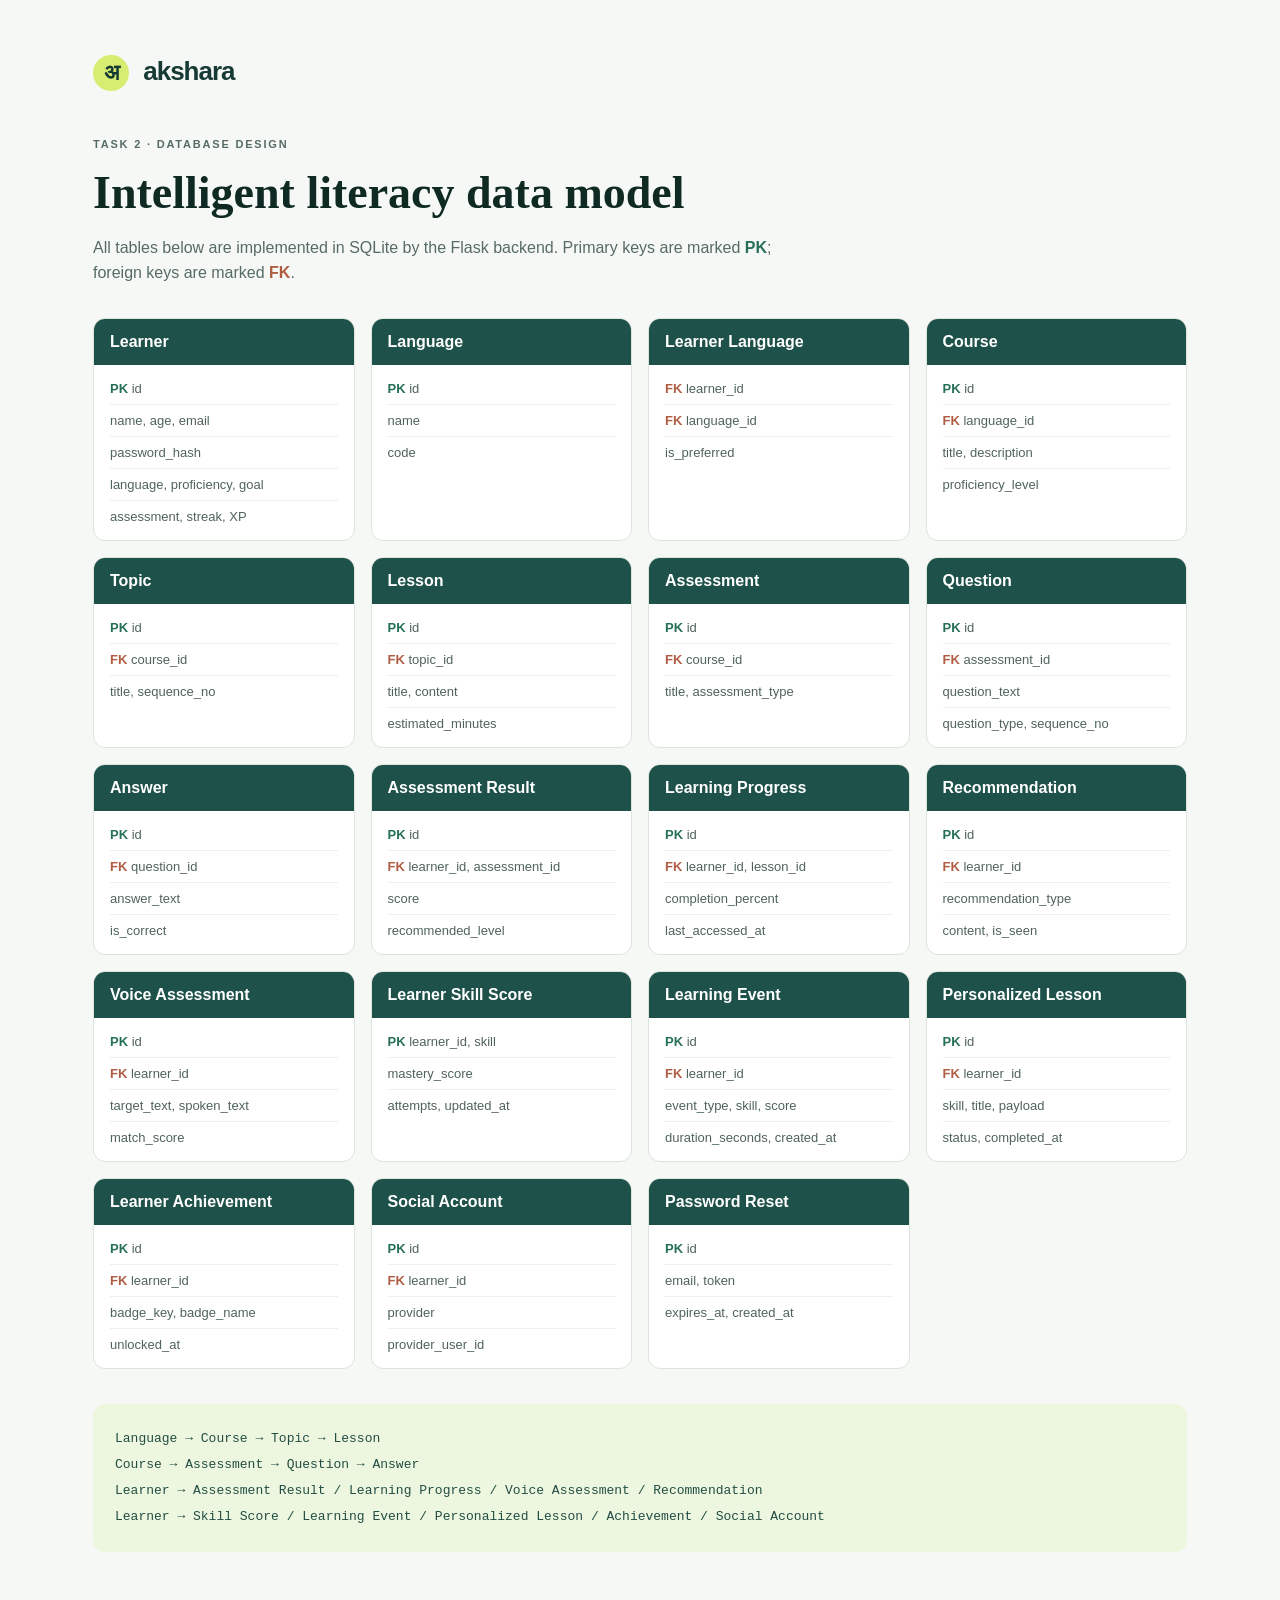
<file: database_design.html>
<!doctype html>
<html lang="en">
<head>
  <meta charset="UTF-8" /><meta name="viewport" content="width=device-width, initial-scale=1.0" />
  <title>Akshara | Task 2 Database Design</title><link rel="stylesheet" href="styles.css" />
  <style>.db-page{max-width:1150px;margin:auto;padding:55px 28px}.db-page h1{font-family:Fraunces,serif;font-size:46px;margin:0}.db-page>p{color:var(--muted);max-width:700px;line-height:1.6}.db-grid{display:grid;grid-template-columns:repeat(auto-fit,minmax(220px,1fr));gap:16px;margin-top:32px}.entity{background:white;border:1px solid var(--line);border-radius:12px;overflow:hidden}.entity h2{font-size:16px;background:#1e5149;color:white;padding:14px 16px;margin:0}.entity ul{list-style:none;padding:8px 16px;margin:0}.entity li{padding:8px 0;border-bottom:1px solid #edf0eb;font-size:13px;color:#50635d}.entity li:last-child{border:0}.pk{color:#267059;font-weight:700}.fk{color:#b05d43;font-weight:700}.flow{margin-top:35px;padding:22px;background:#edf7df;border-radius:12px;line-height:2;font-family:monospace;color:#234d44}@media(max-width:650px){.db-page h1{font-size:34px}}</style>
</head>
<body><main class="db-page"><a class="brand" style="color:#173a35" href="/"> <span>अ</span> akshara</a><p class="eyebrow" style="margin-top:45px">TASK 2 · DATABASE DESIGN</p><h1>Intelligent literacy data model</h1><p>All tables below are implemented in SQLite by the Flask backend. Primary keys are marked <span class="pk">PK</span>; foreign keys are marked <span class="fk">FK</span>.</p>
<section class="db-grid">
<article class="entity"><h2>Learner</h2><ul><li><span class="pk">PK</span> id</li><li>name, age, email</li><li>password_hash</li><li>language, proficiency, goal</li><li>assessment, streak, XP</li></ul></article>
<article class="entity"><h2>Language</h2><ul><li><span class="pk">PK</span> id</li><li>name</li><li>code</li></ul></article>
<article class="entity"><h2>Learner Language</h2><ul><li><span class="fk">FK</span> learner_id</li><li><span class="fk">FK</span> language_id</li><li>is_preferred</li></ul></article>
<article class="entity"><h2>Course</h2><ul><li><span class="pk">PK</span> id</li><li><span class="fk">FK</span> language_id</li><li>title, description</li><li>proficiency_level</li></ul></article>
<article class="entity"><h2>Topic</h2><ul><li><span class="pk">PK</span> id</li><li><span class="fk">FK</span> course_id</li><li>title, sequence_no</li></ul></article>
<article class="entity"><h2>Lesson</h2><ul><li><span class="pk">PK</span> id</li><li><span class="fk">FK</span> topic_id</li><li>title, content</li><li>estimated_minutes</li></ul></article>
<article class="entity"><h2>Assessment</h2><ul><li><span class="pk">PK</span> id</li><li><span class="fk">FK</span> course_id</li><li>title, assessment_type</li></ul></article>
<article class="entity"><h2>Question</h2><ul><li><span class="pk">PK</span> id</li><li><span class="fk">FK</span> assessment_id</li><li>question_text</li><li>question_type, sequence_no</li></ul></article>
<article class="entity"><h2>Answer</h2><ul><li><span class="pk">PK</span> id</li><li><span class="fk">FK</span> question_id</li><li>answer_text</li><li>is_correct</li></ul></article>
<article class="entity"><h2>Assessment Result</h2><ul><li><span class="pk">PK</span> id</li><li><span class="fk">FK</span> learner_id, assessment_id</li><li>score</li><li>recommended_level</li></ul></article>
<article class="entity"><h2>Learning Progress</h2><ul><li><span class="pk">PK</span> id</li><li><span class="fk">FK</span> learner_id, lesson_id</li><li>completion_percent</li><li>last_accessed_at</li></ul></article>
<article class="entity"><h2>Recommendation</h2><ul><li><span class="pk">PK</span> id</li><li><span class="fk">FK</span> learner_id</li><li>recommendation_type</li><li>content, is_seen</li></ul></article>
<article class="entity"><h2>Voice Assessment</h2><ul><li><span class="pk">PK</span> id</li><li><span class="fk">FK</span> learner_id</li><li>target_text, spoken_text</li><li>match_score</li></ul></article>
<article class="entity"><h2>Learner Skill Score</h2><ul><li><span class="pk">PK</span> learner_id, skill</li><li>mastery_score</li><li>attempts, updated_at</li></ul></article>
<article class="entity"><h2>Learning Event</h2><ul><li><span class="pk">PK</span> id</li><li><span class="fk">FK</span> learner_id</li><li>event_type, skill, score</li><li>duration_seconds, created_at</li></ul></article>
<article class="entity"><h2>Personalized Lesson</h2><ul><li><span class="pk">PK</span> id</li><li><span class="fk">FK</span> learner_id</li><li>skill, title, payload</li><li>status, completed_at</li></ul></article>
<article class="entity"><h2>Learner Achievement</h2><ul><li><span class="pk">PK</span> id</li><li><span class="fk">FK</span> learner_id</li><li>badge_key, badge_name</li><li>unlocked_at</li></ul></article>
<article class="entity"><h2>Social Account</h2><ul><li><span class="pk">PK</span> id</li><li><span class="fk">FK</span> learner_id</li><li>provider</li><li>provider_user_id</li></ul></article>
<article class="entity"><h2>Password Reset</h2><ul><li><span class="pk">PK</span> id</li><li>email, token</li><li>expires_at, created_at</li></ul></article>
</section><div class="flow">Language → Course → Topic → Lesson<br>Course → Assessment → Question → Answer<br>Learner → Assessment Result / Learning Progress / Voice Assessment / Recommendation<br>Learner → Skill Score / Learning Event / Personalized Lesson / Achievement / Social Account</div></main></body></html>
</file>
<file: styles.css>
:root{--ink:#0f2923;--muted:#576b66;--cream:#f6f8f5;--paper:#ffffff;--emerald:#1b4d3e;--emerald-light:#286b57;--lime:#d7ed71;--amber:#f2a93b;--line:#dce4db;--shadow:0 8px 30px rgba(15,41,35,0.06)}*{box-sizing:border-box}body{margin:0;background:var(--cream);font-family:"DM Sans",sans-serif;color:var(--ink)}.shell{min-height:100vh;display:grid;grid-template-columns:42% 58%}.welcome-panel{background:linear-gradient(145deg, #0f2923 0%, #1b4d3e 100%);color:#f9f5e9;padding:48px clamp(35px,6vw,90px);position:relative;display:flex;flex-direction:column}.brand{color:white;text-decoration:none;font-size:26px;font-weight:700;letter-spacing:-1px}.brand span{display:inline-grid;place-items:center;width:36px;height:36px;background:var(--lime);color:#153a31;border-radius:50%;font-size:22px;margin-right:8px}.welcome-copy{margin:auto 0}.eyebrow{font-size:11px;letter-spacing:1.8px;font-weight:700;color:#789a8a;margin:0 0 12px;text-transform:uppercase}.welcome-copy .eyebrow{color:#d7ed71}.welcome-copy h1{font-family:Fraunces,serif;font-size:clamp(40px,5vw,66px);line-height:1.04;letter-spacing:-2px;margin:0 0 20px;max-width:550px}.welcome-copy>p:last-child{font-size:16.5px;line-height:1.65;color:#d8e5dd;max-width:440px}.quote-card{max-width:370px;border-top:1px solid #3c6e61;padding-top:20px;display:flex;gap:12px;font-family:Fraunces,serif;font-size:16.5px;line-height:1.45}.quote-card span{font-size:38px;color:var(--lime);line-height:.7}.quote-card p{margin:0}.footer-note{font-size:12px;color:#8ba89d;margin:40px 0 0}.form-panel{padding:clamp(40px,6vw,80px) clamp(28px,6vw,90px);display:flex;align-items:center;background:var(--paper);overflow-y:auto}.form-panel>div,.form-panel>section{width:100%;max-width:680px}.form-heading h2{font-family:Fraunces,serif;font-size:36px;letter-spacing:-1.3px;line-height:1.1;margin:0 0 8px}.form-heading>p:last-child{color:var(--muted);margin:0 0 24px;line-height:1.5}.tabs{display:flex;border-bottom:1px solid var(--line);margin-bottom:24px;gap:24px}.tab{border:0;background:transparent;padding:0 0 12px;color:var(--muted);font:600 14px inherit;cursor:pointer}.tab.active{color:var(--ink);border-bottom:3px solid var(--emerald);margin-bottom:-1px}form{display:grid;gap:16px}label{display:grid;gap:7px;color:#2a453f;font-size:13px;font-weight:600}.field-grid{display:grid;grid-template-columns:1fr 1fr;gap:14px}input,select{width:100%;border:1px solid var(--line);background:#fff;padding:12px 14px;border-radius:10px;font:400 15px inherit;color:var(--ink);outline:none;transition:all .18s}input:focus,select:focus{border-color:var(--emerald);box-shadow:0 0 0 3px #e2f1da}select{cursor:pointer}.check{display:flex;align-items:center;gap:9px;font-weight:400;color:var(--muted)}.check input{width:16px;height:16px;accent-color:var(--emerald)}.primary{margin-top:5px;border:0;border-radius:10px;background:var(--emerald);color:white;padding:14px 18px;font:600 15px inherit;cursor:pointer;transition:all .2s}.primary:hover{background:var(--emerald-light);transform:translateY(-1px)}.primary span{float:right;font-size:19px;line-height:14px}.error{color:#b54532;font-size:13px;margin:-7px 0 0;min-height:16px}.success{color:#287257;font-size:13px;margin:-7px 0 0;min-height:16px}.helper{text-align:center;color:var(--muted);font-size:14px;margin:5px 0}.text-button,.logout{border:0;background:none;color:var(--emerald);text-decoration:underline;font:600 14px inherit;cursor:pointer;padding:0}.field-header{display:flex;justify-content:space-between;align-items:center}.forgot-link{border:0;background:none;color:var(--emerald);text-decoration:underline;font:600 12.5px inherit;cursor:pointer;padding:0}.hidden{display:none!important}

/* Executive Dashboard Overhaul */
.dashboard-view{max-width:680px;padding-bottom:40px}
.dash-header{display:flex;justify-content:space-between;align-items:flex-start;gap:16px;padding-bottom:20px;border-bottom:1px solid var(--line);margin-bottom:24px}
.user-meta{display:flex;gap:14px;align-items:center}
.user-avatar-badge{display:grid;place-items:center;width:52px;height:52px;border-radius:14px;background:linear-gradient(135deg, var(--lime) 0%, #bada40 100%);color:var(--ink);font-family:Fraunces,serif;font-size:24px;font-weight:700;box-shadow:0 4px 12px rgba(215,237,113,0.4)}
.online-indicator{font-size:11px;font-weight:700;letter-spacing:1px;color:#287257;display:flex;align-items:center;gap:6px}
.online-indicator span{width:7px;height:7px;background:#287257;border-radius:50%;display:inline-block;box-shadow:0 0 6px #287257}
.dash-header h2{font-family:Fraunces,serif;font-size:28px;margin:3px 0 2px;letter-spacing:-0.5px}
.dash-header .subtitle{margin:0;font-size:13px;color:var(--muted)}
.header-actions{display:flex;gap:8px;align-items:center;flex-wrap:wrap}
.language-pair { display:grid; grid-template-columns:repeat(2,minmax(150px,1fr)); gap:8px; flex-basis:100%; }
.language-pair label { display:grid; gap:4px; color:var(--muted); font-size:9px; font-weight:800; letter-spacing:.7px; text-transform:uppercase; }
.language-pair select { width:100%; }
.btn-executive{border:1px solid var(--line);background:#fff;border-radius:9px;padding:8px 13px;font:600 12.5px inherit;color:var(--ink);cursor:pointer;transition:all .18s}
.btn-executive:hover{border-color:var(--emerald);background:#f2f7f5}
.btn-executive.logout-btn{color:#b04332;border-color:#f0d5d0}
.btn-executive.logout-btn:hover{background:#fdf4f2}

.main-portal-nav{display:flex;gap:8px;overflow-x:auto;padding-bottom:4px;margin:0 0 24px;border-bottom:1px solid var(--line)}
.nav-tab{white-space:nowrap;border:0;background:transparent;padding:10px 16px;font:600 13.5px inherit;color:var(--muted);cursor:pointer;border-bottom:3px solid transparent;transition:all .18s;margin-bottom:-1px}
.nav-tab:hover{color:var(--ink)}
.nav-tab.active{color:var(--emerald);border-bottom-color:var(--emerald);font-weight:700}
.dash-page{display:none}
.dash-page.active{display:block}

.recommendation-banner{background:linear-gradient(135deg, #eef7ee 0%, #e2efe3 100%);border:1px solid #cbe3cc;border-radius:14px;padding:16px 20px;margin-bottom:24px;position:relative}
.rec-badge{font-size:10px;font-weight:800;letter-spacing:1px;color:#256149;background:#d4ebdb;padding:3px 8px;border-radius:6px;display:inline-block;margin-bottom:6px}
.recommendation-banner p{margin:0;font-size:14px;color:#184234;line-height:1.45;font-weight:500}

/* Stats Grid */
.stats-overview-grid{display:grid;grid-template-columns:repeat(auto-fit,minmax(145px,1fr));gap:12px;margin-bottom:28px}
.stat-card{background:#fff;border:1px solid var(--line);border-radius:14px;padding:14px 16px;display:flex;gap:12px;align-items:center;box-shadow:0 4px 15px rgba(0,0,0,0.02)}
.stat-icon{display:grid;place-items:center;width:40px;height:40px;border-radius:10px;font-size:20px;flex-shrink:0}
.stat-card.gold .stat-icon{background:#fef5d8;color:#946f00}
.stat-card.green .stat-icon{background:#e7f5e8;color:#1e633d}
.stat-card.teal .stat-icon{background:#e2f4f2;color:#175f56}
.stat-card.purple .stat-icon{background:#f3eafa;color:#6b2899}
.stat-label{font-size:10px;font-weight:700;letter-spacing:1px;color:var(--muted);display:block;margin-bottom:2px}
.stat-card h4{margin:0;font-size:15px;font-weight:700;color:var(--ink)}
.stat-sub{font-size:11.5px;color:var(--muted);margin:3px 0 0}
.goal-track{width:100%;height:6px;border-radius:6px;background:#eee;margin-top:6px;overflow:hidden}
.goal-track i{display:block;height:100%;background:var(--emerald);width:0%;transition:width .3s}

/* Dashboard Sections */
.dash-section{background:#fff;border:1px solid var(--line);border-radius:16px;padding:22px;margin-bottom:24px;box-shadow:var(--shadow)}
.section-header{display:flex;justify-content:space-between;align-items:flex-start;gap:12px;margin-bottom:14px}
.section-eyebrow{font-size:10.5px;font-weight:800;letter-spacing:1.4px;color:var(--emerald);margin:0 0 3px;text-transform:uppercase}
.section-header h3{font-family:Fraunces,serif;font-size:22px;margin:0;letter-spacing:-0.4px}
.section-desc{font-size:13.5px;color:var(--muted);margin:0 0 16px;line-height:1.45}
.status-pill{font-size:11px;font-weight:700;color:#286b57;background:#e5f4ef;padding:4px 10px;border-radius:20px}
.status-pill.green{color:#23612d;background:#e5f5e7}
.status-pill.lime{color:#1a4d3e;background:var(--lime)}

/* Defined Levels Pro Grid */
.levels-grid-pro{display:grid;grid-template-columns:repeat(auto-fit,minmax(140px,1fr));gap:12px}
.level-card-pro{background:#fafcfb;border:1px solid var(--line);border-radius:12px;padding:14px;transition:all .2s}
.level-card-pro:hover,.level-card-pro.active{border-color:var(--emerald);background:#f2f8f5;transform:translateY(-2px)}
.level-header{display:flex;justify-content:space-between;align-items:center;margin-bottom:6px}
.level-header h4{margin:0;font-size:14px;color:var(--ink);font-weight:700}
.level-header .badge{font-size:10px;font-weight:700;background:#e2eeea;color:#1e5149;padding:2px 6px;border-radius:4px}
.level-card-pro p{font-size:12px;color:var(--muted);line-height:1.35;margin:0 0 10px}
.progress-bar-small{height:4px;background:#e2ece8;border-radius:4px;overflow:hidden}
.progress-bar-small span{display:block;height:100%;background:var(--emerald)}

/* 5 Pillars Navigator */
.pillar-nav-pro{display:flex;gap:8px;overflow-x:auto;padding-bottom:6px;margin-bottom:18px}
.pillar-tab-pro{white-space:nowrap;border:1px solid var(--line);background:#fafcfb;border-radius:20px;padding:10px 16px;font:600 13px inherit;color:var(--muted);cursor:pointer;transition:all .2s}
.pillar-tab-pro:hover{border-color:var(--emerald);color:var(--ink)}
.pillar-tab-pro.active{background:var(--emerald);color:#fff;border-color:var(--emerald);box-shadow:0 4px 12px rgba(27,77,62,0.25)}
.exercise-box-pro{background:#fafdfb;border:1px solid #d0e3db;border-radius:14px;padding:20px}
.exercise-box-pro h4{font-family:Fraunces,serif;font-size:18px;margin:0 0 6px;color:var(--ink)}
.exercise-box-pro input{margin:12px 0 8px;padding:12px 14px}
.exercise-feedback{margin-top:10px;font-size:13.5px;font-weight:700}

/* Course Timeline */
.course-list-pro{display:grid;gap:14px}
.topic-block{position:relative;padding:0 0 16px 58px;border:0;margin:0}
.topic-block:before{content:"";position:absolute;left:24px;top:40px;bottom:0;width:4px;background:#e0ede5;border-radius:4px}
.topic-block:last-child:before{display:none}
.topic-block h4{font-size:14px;margin:0 0 10px;color:#2c544a;font-weight:700}
.lesson-row{position:relative;display:flex;justify-content:space-between;align-items:center;background:#fff;border:1px solid var(--line);border-radius:12px;padding:12px 16px 12px 18px;margin:8px 0;box-shadow:0 2px 8px rgba(0,0,0,0.02)}
.lesson-row:before{content:"";position:absolute;left:-50px;top:50%;width:38px;height:38px;transform:translateY(-50%);border-radius:50%;background:#5ab37d;border:4px solid #f6f8f5}
.lesson-row button{border:0;background:var(--emerald);color:#fff;border-radius:8px;padding:8px 14px;font:600 12.5px inherit;cursor:pointer;transition:all .18s}
.lesson-row button:hover{background:var(--emerald-light)}
.lesson-row button.done{background:#e3ede6;color:#2c5c46}

/* Voice Coach Section Pro */
.voice-section-card{background:linear-gradient(135deg, #0f2923 0%, #184236 100%);color:#fff;border:0}
.voice-card-pro{background:rgba(255,255,255,0.06);border:1px solid rgba(255,255,255,0.12);backdrop-filter:blur(10px);border-radius:14px;padding:20px}
.voice-main-row{display:flex;justify-content:space-between;align-items:center;gap:14px;flex-wrap:wrap}
.voice-tag{font-size:10px;font-weight:800;letter-spacing:1px;color:var(--lime);text-transform:uppercase}
.voice-phrase{font-size:24px;font-weight:700;color:#fff;margin:4px 0 0}
.voice-controls{display:flex;gap:8px;flex-wrap:wrap;justify-content:flex-end}
.btn-voice{border:0;border-radius:9px;padding:10px 15px;font:600 13px inherit;cursor:pointer;transition:all .18s;min-height:42px}
.btn-voice.primary{background:var(--lime);color:var(--ink)}
.btn-voice.primary:hover{background:#e4f58c}
.btn-voice.secondary{background:rgba(255,255,255,0.15);color:#fff}
.btn-voice.secondary:hover{background:rgba(255,255,255,0.25)}
.btn-voice:disabled{opacity:.62;cursor:wait;transform:none}
.voice-status-msg{font-size:13px;color:#cce3da;margin:12px 0 0;font-weight:500;min-height:20px;display:flex;align-items:center}
#voiceVisualizerCanvas{width:100%;max-width:420px}
@media (max-width:720px){.voice-main-row{align-items:flex-start}.voice-controls{justify-content:flex-start}.btn-voice{flex:1 1 145px}}
.voice-result-box{margin-top:14px;padding:12px 16px;background:rgba(255,255,255,0.1);border-radius:10px;border:1px solid rgba(255,255,255,0.15)}
.voice-result-box p{margin:2px 0;font-size:13.5px;color:#e8f4ef}
.score-num{font-weight:700;color:var(--lime)}

/* Practice Corner Pro */
.practice-corner-pro{background:#fffdf5;border-color:#f2e6c2}
.puzzle-list-pro{display:grid;gap:12px}
.puzzle-card{background:#fff;border:1px solid #eadfb8;border-radius:12px;padding:16px}
.puzzle-card h4{margin:0 0 6px;font-size:15px;color:var(--ink)}
.puzzle-card>p{margin:0 0 12px;color:var(--muted);font-size:13.5px}
.puzzle-options{display:flex;gap:8px;flex-wrap:wrap}
.puzzle-option{border:1px solid var(--line);background:#fff;border-radius:8px;padding:8px 12px;color:var(--ink);font:600 13px inherit;cursor:pointer;transition:all .16s}
.puzzle-option:hover{border-color:var(--emerald);background:#f4f9f7}

/* Team Consensus Governance */
.team-consensus-card-pro{background:linear-gradient(135deg, #f2f7f5 0%, #e6efe8 100%);border:1px dashed #6b9e8d;border-radius:16px;padding:22px;margin-bottom:24px}
.consensus-header{display:flex;gap:12px;align-items:center;margin-bottom:10px}
.consensus-icon{font-size:26px;display:grid;place-items:center;width:42px;height:42px;background:#fff;border-radius:10px;box-shadow:0 3px 10px rgba(0,0,0,0.04)}
.team-consensus-card-pro h3{font-family:Fraunces,serif;font-size:22px;margin:0;color:var(--ink)}
.team-consensus-card-pro p{font-size:13.5px;color:#35524a;line-height:1.5;margin:0 0 14px}
.consensus-badges{display:flex;gap:8px;flex-wrap:wrap}
.c-badge{font-size:11.5px;font-weight:700;color:var(--emerald);background:#fff;border:1px solid #c2dacd;padding:5px 12px;border-radius:20px;box-shadow:0 2px 6px rgba(0,0,0,0.02)}

/* Executive Analytics Report Drawer */
.report-card-pro{background:#fff;border-color:var(--line)}
.report-metrics-grid{display:grid;grid-template-columns:repeat(auto-fit,minmax(140px,1fr));gap:12px;margin-top:14px}
.r-metric{background:#f4f8f6;border-radius:12px;padding:16px;text-align:center}
.r-metric p{font-size:10.5px;font-weight:800;letter-spacing:1px;color:var(--muted);margin:0 0 4px}
.r-metric h3{font-size:24px;font-weight:700;color:var(--ink);margin:0}

.social-divider{display:flex;align-items:center;gap:12px;color:var(--muted);font-size:12px;margin:16px 0 12px}.social-divider:before,.social-divider:after{content:"";height:1px;background:var(--line);flex:1}.social-divider span{white-space:nowrap}
.social-buttons{display:grid;grid-template-columns:repeat(3,1fr);gap:10px;margin-bottom:8px}
.social{display:flex;align-items:center;justify-content:center;gap:6px;border:1px solid var(--line);background:#fff;border-radius:10px;padding:12px 8px;color:var(--ink);font:600 13px inherit;cursor:pointer;transition:all .18s;box-shadow:0 2px 6px rgba(0,0,0,0.02)}
.social:hover{transform:translateY(-1px);box-shadow:0 4px 12px rgba(0,0,0,0.06);border-color:var(--emerald)}
.social b{font-size:15px;margin-right:2px}
.social[data-provider="Google"] b{color:#4285f4}
.social[data-provider="Facebook"] b{color:#1877f2}
.social[data-provider="Apple"] b{color:#000}
.social-message{min-height:16px;text-align:center;color:var(--muted);font-size:12px;margin:6px 0 0}

/* Interactive Social OAuth Sign-In Modal */
.social-modal-overlay {
  position: fixed;
  top: 0;
  left: 0;
  right: 0;
  bottom: 0;
  background: rgba(15, 41, 35, 0.65);
  backdrop-filter: blur(8px);
  display: flex;
  align-items: center;
  justify-content: center;
  z-index: 1000;
  padding: 20px;
  animation: fadeIn 0.22s ease-out;
}
@keyframes fadeIn { from { opacity: 0; } to { opacity: 1; } }

.social-modal-card {
  background: #ffffff;
  width: 100%;
  max-width: 420px;
  border-radius: 20px;
  padding: 26px 24px;
  box-shadow: 0 20px 50px rgba(0, 0, 0, 0.25);
  border: 1px solid rgba(255, 255, 255, 0.2);
  transform: translateY(0);
  animation: slideUp 0.22s cubic-bezier(0.16, 1, 0.3, 1);
}
@keyframes slideUp { from { transform: translateY(18px); opacity: 0; } to { transform: translateY(0); opacity: 1; } }

.social-modal-header {
  display: flex;
  align-items: center;
  gap: 14px;
  margin-bottom: 18px;
  position: relative;
}
.social-brand-badge {
  width: 44px;
  height: 44px;
  border-radius: 12px;
  display: grid;
  place-items: center;
  font-size: 22px;
  font-weight: 700;
  flex-shrink: 0;
}
.social-brand-badge.google { background: #fafafa; color: #4285f4; border: 1px solid #e2e8f0; }
.social-brand-badge.facebook { background: #1877f2; color: #ffffff; }
.social-brand-badge.apple { background: #000000; color: #ffffff; }

.social-modal-header h3 {
  font-family: Fraunces, serif;
  font-size: 19px;
  margin: 0 0 2px;
  color: var(--ink);
}
.social-modal-subtitle {
  margin: 0;
  font-size: 12px;
  color: var(--muted);
}
.social-modal-close {
  position: absolute;
  top: -4px;
  right: -2px;
  border: 0;
  background: transparent;
  font-size: 24px;
  color: var(--muted);
  cursor: pointer;
  line-height: 1;
}

.social-accounts-list {
  display: grid;
  gap: 10px;
  margin-bottom: 16px;
}
.account-item {
  display: flex;
  align-items: center;
  gap: 12px;
  padding: 12px 14px;
  border-radius: 12px;
  border: 1px solid var(--line);
  background: #fafcfb;
  cursor: pointer;
  transition: all 0.18s;
}
.account-item:hover, .account-item.active {
  border-color: var(--emerald);
  background: #f2f8f5;
}
.account-avatar {
  width: 36px;
  height: 36px;
  border-radius: 50%;
  background: var(--emerald);
  color: #ffffff;
  display: grid;
  place-items: center;
  font-weight: 700;
  font-size: 15px;
}
.account-avatar.alt {
  background: #e5ece8;
  color: var(--ink);
}
.account-info {
  flex: 1;
  display: flex;
  flex-direction: column;
}
.account-info strong {
  font-size: 13.5px;
  color: var(--ink);
}
.account-info span {
  font-size: 11.5px;
  color: var(--muted);
}
.account-check {
  color: var(--emerald);
  font-weight: 700;
  font-size: 16px;
}

.social-permissions-box {
  background: #f7faf8;
  border: 1px dashed #cbe3cc;
  border-radius: 10px;
  padding: 11px 13px;
  margin-bottom: 18px;
}

.alt-account-box {
  background: #f7faf8;
  border: 1px solid var(--line);
  border-radius: 12px;
  padding: 12px 14px;
  margin-bottom: 16px;
  display: grid;
  gap: 10px;
  animation: fadeIn 0.2s ease-out;
}
.alt-account-box label {
  font-size: 12px;
  color: var(--ink);
  font-weight: 600;
  display: grid;
  gap: 4px;
}
.alt-account-box input {
  padding: 8px 12px;
  font-size: 13.5px;
  border-radius: 8px;
  border: 1px solid var(--line);
}
.permissions-title {
  margin: 0 0 5px;
  font-size: 10.5px;
  font-weight: 700;
  color: var(--muted);
  text-transform: uppercase;
  letter-spacing: 0.8px;
}
.social-permissions-box ul {
  margin: 0;
  padding: 0;
  list-style: none;
}
.social-permissions-box li {
  font-size: 12px;
  color: #234d44;
  margin: 2px 0;
}

.social-modal-actions {
  display: grid;
  gap: 8px;
}
.social-primary-btn {
  border: 0;
  border-radius: 10px;
  padding: 12px 16px;
  font: 600 13.5px inherit;
  color: #ffffff;
  cursor: pointer;
  transition: all 0.18s;
  text-align: center;
}
.social-primary-btn.google { background: #4285f4; }
.social-primary-btn.google:hover { background: #3367d6; }
.social-primary-btn.facebook { background: #1877f2; }
.social-primary-btn.facebook:hover { background: #1160ca; }
.social-primary-btn.apple { background: #000000; }
.social-primary-btn.apple:hover { background: #222222; }

.social-cancel-btn {
  border: 1px solid var(--line);
  background: #ffffff;
  border-radius: 10px;
  padding: 10px 16px;
  font: 600 13px inherit;
  color: var(--muted);
  cursor: pointer;
  transition: all 0.18s;
  text-align: center;
}
.social-cancel-btn:hover { background: #f4f7f5; color: var(--ink); }

.social-modal-footer {
  margin-top: 14px;
  text-align: center;
}
.social-modal-footer p {
  margin: 0;
  font-size: 11px;
  color: var(--muted);
}

/* Diagnostic Onboarding Assessment Modern Styling */
#assessmentView {
  background: #ffffff;
  border-radius: 20px;
  padding: 32px 30px;
  box-shadow: 0 10px 30px rgba(15, 41, 35, 0.05);
  border: 1px solid var(--line);
  max-width: 680px;
  width: 100%;
}

.assessment-progress {
  font-size: 14px;
  font-weight: 800;
  letter-spacing: 0.8px;
  color: var(--emerald);
  display: flex;
  align-items: center;
  gap: 16px;
  margin-bottom: 26px;
}
.assessment-progress div {
  flex: 1;
  height: 10px;
  background: #e4eee8;
  border-radius: 10px;
  overflow: hidden;
}
.assessment-progress i {
  display: block;
  height: 100%;
  background: linear-gradient(90deg, var(--emerald) 0%, var(--emerald-light) 100%);
  border-radius: 10px;
  transition: width 0.35s cubic-bezier(0.16, 1, 0.3, 1);
}

.question-card h3 {
  font-family: Fraunces, serif;
  font-size: 26px;
  margin: 0 0 10px;
  color: var(--ink);
  line-height: 1.25;
  letter-spacing: -0.4px;
}
.question-card>p {
  font-size: 15.5px;
  color: var(--muted);
  margin: 0 0 24px;
  line-height: 1.55;
}

.answer-list {
  display: grid;
  grid-template-columns: repeat(auto-fit, minmax(200px, 1fr));
  gap: 14px;
  margin-top: 18px;
}

.answer {
  display: flex;
  align-items: center;
  justify-content: space-between;
  width: 100%;
  padding: 18px 22px;
  font-size: 16.5px;
  font-weight: 600;
  font-family: inherit;
  color: var(--ink);
  background: #fafcfb;
  border: 2px solid var(--line);
  border-radius: 14px;
  cursor: pointer;
  text-align: left;
  transition: all 0.2s cubic-bezier(0.16, 1, 0.3, 1);
  box-shadow: 0 3px 10px rgba(0, 0, 0, 0.02);
}
.answer:hover {
  border-color: var(--emerald-light);
  background: #f0f7f4;
  transform: translateY(-2px);
  box-shadow: 0 6px 18px rgba(27, 77, 62, 0.08);
}
.answer.selected {
  border-color: var(--emerald);
  background: linear-gradient(135deg, #1b4d3e 0%, #286b57 100%);
  color: #ffffff;
  box-shadow: 0 8px 24px rgba(27, 77, 62, 0.22);
  transform: translateY(-2px);
  font-weight: 700;
}
.answer .opt-check {
  font-size: 18px;
  font-weight: 800;
}
.answer.correct { border-color:#62b75b; background:linear-gradient(135deg,#318442,#4fae55); }
.answer.incorrect { border-color:#e79a7d; background:#fff7f2; color:#9b442d; box-shadow:0 5px 14px rgba(179,82,49,.12); }
.answer .opt-check { min-width:62px; text-align:right; font-size:11px; }
.assessment-answer-feedback { margin:12px 0 0; padding:10px 12px; border-radius:10px; font-size:12px; font-weight:700; }
.assessment-answer-feedback.correct { background:#e8f8e2; color:#26743b; }
.assessment-answer-feedback.incorrect { background:#fff1ea; color:#a64e35; }

.assessment-actions {
  display: flex;
  justify-content: space-between;
  align-items: center;
  gap: 14px;
  margin-top: 30px;
  border-top: 1px solid var(--line);
  padding-top: 22px;
}
.assessment-actions button.secondary {
  border: 1px solid var(--line);
  background: #ffffff;
  border-radius: 12px;
  padding: 14px 24px;
  font: 600 15px inherit;
  color: var(--ink);
  cursor: pointer;
  transition: all 0.18s;
}
.assessment-actions button.secondary:disabled {
  opacity: 0.45;
  cursor: not-allowed;
}
.assessment-actions button.primary {
  border: 0;
  border-radius: 12px;
  background: var(--emerald);
  color: #ffffff;
  padding: 14px 28px;
  font: 700 16px inherit;
  cursor: pointer;
  transition: all 0.2s;
  box-shadow: 0 6px 18px rgba(27, 77, 62, 0.22);
}
.assessment-actions button.primary:hover {
  background: var(--emerald-light);
  transform: translateY(-1px);
}

/* Dark Theme Variables & Styling */
body.dark-theme {
  --ink: #f0f7f4;
  --muted: #a3b8b2;
  --cream: #0c1815;
  --paper: #122420;
  --line: #223e37;
  --shadow: 0 8px 30px rgba(0, 0, 0, 0.4);
}
body.dark-theme input, body.dark-theme select, body.dark-theme .stat-card, body.dark-theme .dash-section, body.dark-theme .puzzle-card, body.dark-theme .social-modal-card {
  background: #172c27;
  color: #f0f7f4;
  border-color: #27473f;
}
body.dark-theme .btn-executive {
  background: #1c352f;
  color: #f0f7f4;
  border-color: #2d5249;
}
body.dark-theme .form-panel { background: #122420; }
body.dark-theme .nav-tab { color: #a3b8b2; }
body.dark-theme .nav-tab.active { color: #10b981; border-bottom-color: #10b981; }

/* 3D Flashcards Styles */
.flashcards-grid {
  display: grid;
  grid-template-columns: repeat(auto-fit, minmax(180px, 1fr));
  gap: 16px;
  margin-top: 14px;
}
.flashcard-item {
  perspective: 1000px;
  height: 150px;
  cursor: pointer;
}
.flashcard-inner {
  position: relative;
  width: 100%;
  height: 100%;
  text-align: center;
  transition: transform 0.6s cubic-bezier(0.16, 1, 0.3, 1);
  transform-style: preserve-3d;
  box-shadow: 0 6px 18px rgba(0,0,0,0.06);
  border-radius: 14px;
}
.flashcard-item.flipped .flashcard-inner {
  transform: rotateY(180deg);
}
.flashcard-front, .flashcard-back {
  position: absolute;
  width: 100%;
  height: 100%;
  -webkit-backface-visibility: hidden;
  backface-visibility: hidden;
  border-radius: 14px;
  padding: 16px;
  display: flex;
  flex-direction: column;
  align-items: center;
  justify-content: center;
  border: 1px solid var(--line);
}
.flashcard-front {
  background: linear-gradient(135deg, #f0f8f5 0%, #e2f1ec 100%);
  color: var(--ink);
}
.flashcard-back {
  background: linear-gradient(135deg, #1b4d3e 0%, #0f2923 100%);
  color: #ffffff;
  transform: rotateY(180deg);
}
.fc-badge { font-size: 9px; font-weight: 800; letter-spacing: 1px; color: var(--emerald); margin-bottom: 6px; }
.flashcard-back .fc-badge { color: var(--lime); }
.fc-hint { font-size: 11px; color: var(--muted); margin-top: 8px; }

/* Achievement Badges Gallery */
.achievements-grid {
  display: grid;
  grid-template-columns: repeat(auto-fit, minmax(130px, 1fr));
  gap: 12px;
  margin-top: 14px;
}
.badge-card {
  background: #fafcfb;
  border: 1px solid var(--line);
  border-radius: 14px;
  padding: 14px 12px;
  text-align: center;
  transition: all 0.2s;
}
.badge-card.unlocked {
  border-color: #f2a93b;
  background: linear-gradient(135deg, #fffdf8 0%, #fef8eb 100%);
  box-shadow: 0 4px 15px rgba(242, 169, 59, 0.15);
}
.badge-card.locked { opacity: 0.55; filter: grayscale(0.8); }
.badge-icon { font-size: 28px; margin-bottom: 6px; }
.badge-card h5 { margin: 4px 0 2px; font-size: 12.5px; font-weight: 700; color: var(--ink); }
.badge-card p { margin: 0; font-size: 10.5px; color: var(--muted); line-height: 1.25; }
.badge-status { display: inline-block; margin-top: 6px; font-size: 10px; font-weight: 800; color: #287257; }

/* AI Tutor Assistant FAB & Drawer */
.ai-coach-fab {
  position: fixed;
  bottom: 24px;
  right: 24px;
  width: 56px;
  height: 56px;
  border-radius: 50%;
  background: linear-gradient(135deg, var(--emerald) 0%, #10b981 100%);
  color: #fff;
  border: 3px solid #fff;
  font-size: 26px;
  box-shadow: 0 8px 24px rgba(16, 185, 129, 0.4);
  cursor: pointer;
  z-index: 900;
  transition: transform 0.2s;
}
.ai-coach-fab:hover { transform: scale(1.08); }

.ai-coach-drawer {
  position: fixed;
  bottom: 90px;
  right: 24px;
  width: 350px;
  background: #ffffff;
  border: 1px solid var(--line);
  border-radius: 18px;
  padding: 18px;
  box-shadow: 0 16px 40px rgba(0,0,0,0.18);
  z-index: 950;
  animation: slideUp 0.2s ease-out;
}
.ai-coach-header { display: flex; justify-content: space-between; align-items: flex-start; margin-bottom: 12px; }
.ai-coach-header h4 { margin: 0; font-family: Fraunces, serif; font-size: 16px; color: var(--ink); }
.ai-coach-header p { margin: 0; font-size: 11px; color: var(--muted); }
.ai-coach-messages { display:grid; gap:9px; max-height:230px; min-height:96px; padding:2px 2px 7px; overflow-y:auto; scroll-behavior:smooth; }
.ai-coach-message { display:flex; align-items:flex-start; gap:7px; max-width:92%; margin:0; }
.ai-coach-message>span { display:grid; place-items:center; flex:0 0 25px; width:25px; height:25px; border-radius:9px; background:#dff5be; font-size:14px; }
.ai-coach-message p { margin:0; padding:9px 10px; border-radius:4px 12px 12px; background:#f0f7f4; border:1px solid #d4e8df; color:#1b4d3e; font-size:12px; line-height:1.45; }
.ai-coach-message.user { justify-self:end; flex-direction:row-reverse; }
.ai-coach-message.user>span { background:#dcecf6; }
.ai-coach-message.user p { border-radius:12px 4px 12px 12px; background:#e8f2f8; border-color:#d0e0eb; color:#254a5e; }
.ai-coach-message .coach-message-action { margin:6px 0 0; border:0; border-radius:8px; padding:6px 8px; background:#d9f3bc; color:#246437; font:800 11px inherit; cursor:pointer; }
.ai-coach-quick-actions { display:flex; gap:6px; flex-wrap:wrap; margin:3px 0 9px; }
.coach-chip { border:1px solid #d6e7d0; border-radius:999px; padding:6px 8px; background:#fff; color:#386047; font:700 10.5px inherit; cursor:pointer; }
.coach-chip:hover { border-color:#77ae70; background:#eff9e9; }
.ai-coach-form { display:grid; grid-template-columns:minmax(0,1fr) 38px; gap:7px; align-items:center; }
.ai-coach-form input { min-width:0; padding:9px 10px; border-radius:10px; font-size:12px; }
.ai-coach-form button { display:grid; place-items:center; width:38px; height:38px; border:0; border-radius:10px; background:var(--emerald); color:#fff; font-size:18px; cursor:pointer; }
.ai-coach-form button:hover { background:var(--emerald-light); }
@media(max-width:520px){.ai-coach-drawer{right:12px;bottom:82px;width:calc(100vw - 24px)}.ai-coach-fab{right:14px;bottom:14px}}

/* Certificate Frame */
.cert-card { max-width: 520px; padding: 20px; }
.certificate-frame {
  border: 6px double var(--emerald);
  padding: 24px;
  border-radius: 14px;
  text-align: center;
  background: #fffdf9;
}
.cert-logo { font-size: 32px; font-weight: 700; color: var(--emerald); display: inline-block; margin-bottom: 6px; }
.cert-header h2 { font-family: Fraunces, serif; font-size: 20px; letter-spacing: 1px; color: var(--ink); margin: 0 0 2px; }
.cert-header p { font-size: 11px; color: var(--muted); text-transform: uppercase; letter-spacing: 1px; margin: 0 0 18px; }
.cert-body h1 { font-family: Fraunces, serif; font-size: 28px; color: var(--emerald); margin: 6px 0; }
.cert-body h3 { font-size: 18px; color: var(--ink); margin: 4px 0 12px; }
.cert-level-tag { font-size: 11px; font-weight: 700; color: #946f00; background: #fef5d8; display: inline-block; padding: 4px 10px; border-radius: 12px; }
.cert-footer { display: flex; justify-content: space-between; margin-top: 24px; border-top: 1px solid #e0d8c0; padding-top: 12px; }
.cert-footer p { font-size: 12px; font-weight: 700; margin: 0; color: var(--ink); }
.cert-footer span { font-size: 10px; color: var(--muted); }

/* Authentic Google OAuth Sign-In Window Styles */
.google-oauth-overlay {
  position: fixed;
  top: 0;
  left: 0;
  right: 0;
  bottom: 0;
  background: rgba(32, 33, 36, 0.6);
  backdrop-filter: blur(4px);
  display: flex;
  align-items: center;
  justify-content: center;
  z-index: 2000;
  padding: 16px;
  animation: googleFadeIn 0.2s ease-out;
}
@keyframes googleFadeIn { from { opacity: 0; } to { opacity: 1; } }

.google-oauth-card {
  background: #ffffff;
  width: 100%;
  max-width: 440px;
  border-radius: 28px;
  padding: 36px 36px 32px;
  box-shadow: 0 1px 3px rgba(60,64,67,0.3), 0 4px 8px 3px rgba(60,64,67,0.15);
  font-family: Roboto, -apple-system, BlinkMacSystemFont, Arial, sans-serif;
  position: relative;
  border: 1px solid #dadce0;
}

.google-oauth-close {
  position: absolute;
  top: 14px;
  right: 18px;
  border: 0;
  background: transparent;
  font-size: 24px;
  color: #5f6368;
  cursor: pointer;
}
.google-oauth-close:hover { color: #202124; }

.google-header {
  text-align: center;
  margin-bottom: 24px;
}
.google-g-logo {
  display: block;
  margin: 0 auto 12px;
}
.google-header h2 {
  font-family: 'Google Sans', Roboto, Arial, sans-serif;
  font-size: 24px;
  font-weight: 400;
  color: #202124;
  margin: 0 0 6px;
}
.google-header p {
  font-size: 15px;
  color: #5f6368;
  margin: 0;
}

.google-input-group {
  position: relative;
  margin-top: 12px;
}
.google-input-group input {
  width: 100%;
  height: 52px;
  padding: 16px 14px 4px;
  border: 1px solid #dadce0;
  border-radius: 4px;
  font-size: 16px;
  color: #202124;
  outline: none;
  background: transparent;
  transition: border-color 0.15s;
  box-sizing: border-box;
}
.google-input-group input:focus {
  border-color: #1a73e8;
  border-width: 2px;
  padding: 15px 13px 3px;
}
.google-input-group label {
  position: absolute;
  left: 14px;
  top: 16px;
  font-size: 16px;
  color: #5f6368;
  pointer-events: none;
  transition: all 0.15s ease;
  background: #ffffff;
  padding: 0 4px;
}
.google-input-group input:focus ~ label,
.google-input-group input:not(:placeholder-shown) ~ label {
  top: -8px;
  font-size: 12px;
  color: #1a73e8;
}

.google-meta-links {
  margin-top: 8px;
  text-align: left;
}
.google-meta-links a {
  color: #1a73e8;
  font-size: 14px;
  font-weight: 500;
  text-decoration: none;
}
.google-meta-links a:hover { text-decoration: underline; }

.google-notice {
  font-size: 13px;
  color: #5f6368;
  line-height: 1.45;
  margin: 20px 0 0;
}

.google-actions {
  display: flex;
  justify-content: space-between;
  align-items: center;
  margin-top: 28px;
}
.google-text-btn {
  border: 0;
  background: transparent;
  color: #1a73e8;
  font-size: 14px;
  font-weight: 500;
  cursor: pointer;
  padding: 10px 12px;
  border-radius: 4px;
}
.google-text-btn:hover { background: #f8fafd; }

.google-primary-btn {
  background: #1a73e8;
  color: #ffffff;
  border: 0;
  padding: 10px 24px;
  border-radius: 20px;
  font-size: 14px;
  font-weight: 500;
  cursor: pointer;
  transition: background 0.15s;
}
.google-primary-btn:hover { background: #1557b0; box-shadow: 0 1px 2px rgba(60,64,67,0.3); }

/* Dashboard uses the full screen after sign-in; the welcome quotation remains on auth screens only. */
body.dashboard-mode .shell {
  display: block;
  min-height: 100vh;
}
body.dashboard-mode .welcome-panel {
  display: none;
}
body.dashboard-mode .form-panel {
  display: block;
  min-height: 100vh;
  padding: clamp(24px, 4vw, 64px);
  overflow: visible;
  background: var(--cream);
}
body.dashboard-mode .form-panel > section,
body.dashboard-mode .dashboard-view {
  width: 100%;
  max-width: 1440px;
  margin: 0 auto;
}

/* Baseline assessment input and passage styles. */
.assessment-passage { margin: 16px 0; padding: 16px 18px; border: 1px solid #dbe9d8; border-radius: 12px; background: #f3faed; color: #234d44; font-size: 17px; line-height: 1.65; }
.assessment-text-answer { margin-top: 10px; font-size: 17px; min-height: 50px; }

/* Distinct dashboard-page headers make each portal destination feel focused. */
body.dashboard-mode .dash-page {
  animation: dashboard-page-enter .24s ease-out;
}
.page-intro {
  display: flex;
  justify-content: space-between;
  align-items: end;
  gap: 24px;
  padding: 26px 30px;
  margin: 0 0 20px;
  border: 1px solid #dce8e1;
  border-radius: 18px;
  background: linear-gradient(120deg, #ffffff 0%, #f2f8f4 100%);
}
.page-intro h3 { margin: 3px 0 7px; font-family: Fraunces, serif; font-size: clamp(24px, 3vw, 34px); letter-spacing: -.8px; }
.page-intro p:not(.page-kicker) { max-width: 640px; margin: 0; color: var(--muted); line-height: 1.55; }
.page-kicker { margin: 0; color: var(--emerald); font-size: 10px; letter-spacing: 1.7px; font-weight: 800; }
.page-step { white-space: nowrap; color: var(--emerald); background: #e5f2e8; padding: 8px 12px; border-radius: 100px; font-size: 12px; font-weight: 700; }
.page-action { flex: 0 0 auto; border: 0; border-radius: 10px; padding: 12px 16px; background: var(--emerald); color: #fff; font: 700 13px inherit; cursor: pointer; }
.page-action span { margin-left: 10px; font-size: 16px; }
.voice-intro { background: linear-gradient(120deg, #183e34 0%, #225545 100%); border-color: #225545; color: #fff; }
.voice-intro .page-kicker { color: var(--lime); }
.voice-intro p:not(.page-kicker) { color: #d4e5dc; }
@keyframes dashboard-page-enter { from { opacity: 0; transform: translateY(8px); } to { opacity: 1; transform: translateY(0); } }

@media (max-width: 720px) {
  body.dashboard-mode .form-panel {
    padding: 20px 16px;
  }
  body.dashboard-mode .dash-header {
    flex-direction: column;
  }
  .language-pair { width:100%; grid-template-columns:1fr; }
  .page-intro {
    align-items: flex-start;
    flex-direction: column;
    padding: 22px;
  }
}

/* Playful, game-inspired dashboard layer for Akshara. */
body.dashboard-mode { background: #f7faf7; }
body.dashboard-mode .form-panel { background: #f7faf7; }
body.dashboard-mode .dashboard-view { padding-bottom: 64px; }
body.dashboard-mode .dash-header {
  position: sticky;
  top: 12px;
  z-index: 20;
  padding: 14px 18px;
  margin-bottom: 16px;
  border: 1px solid #dce8de;
  border-radius: 18px;
  background: rgba(255, 255, 255, .94);
  box-shadow: 0 8px 24px rgba(23, 79, 58, .07);
  backdrop-filter: blur(12px);
}
body.dashboard-mode .online-indicator { color: #45a35b; }
body.dashboard-mode .online-indicator span { background: #58c66c; box-shadow: 0 0 7px #58c66c; }
body.dashboard-mode .dash-header h2 { font-size: clamp(23px, 2.6vw, 31px); }
body.dashboard-mode .user-avatar-badge { border-radius: 18px; background: linear-gradient(145deg, #9ee35b, #d9f784); box-shadow: 0 5px 0 #79bb42; }
body.dashboard-mode .btn-executive { border: 1px solid #dce8de; border-bottom-width: 3px; background: #fff; font-weight: 700; }
body.dashboard-mode .btn-executive:active { transform: translateY(2px); border-bottom-width: 1px; }
body.dashboard-mode .main-portal-nav {
  position: sticky;
  top: 98px;
  z-index: 19;
  gap: 10px;
  padding: 10px;
  margin-bottom: 22px;
  border: 1px solid #dce8de;
  border-radius: 16px;
  background: rgba(255,255,255,.94);
  box-shadow: 0 6px 18px rgba(23,79,58,.05);
}
body.dashboard-mode .nav-tab { margin: 0; border: 0; border-radius: 10px; padding: 10px 14px; font-weight: 700; }
body.dashboard-mode .nav-tab:hover { background: #edf8e6; }
body.dashboard-mode .nav-tab.active { color: #fff; background: #58a946; box-shadow: 0 3px 0 #388332; }
body.dashboard-mode .page-intro { border: 0; border-radius: 22px; background: linear-gradient(135deg, #effadf, #fafff7); box-shadow: 0 6px 0 #d7edd0; }
body.dashboard-mode .overview-intro { background: linear-gradient(135deg, #e4f8cd, #f9fff3 70%); }
body.dashboard-mode .page-action, body.dashboard-mode .journey-button {
  border: 0;
  border-bottom: 4px solid #347d30;
  border-radius: 13px;
  background: #58a946;
  color: #fff;
  font-weight: 800;
  letter-spacing: .1px;
  cursor: pointer;
  transition: transform .15s, border-bottom-width .15s;
}
body.dashboard-mode .page-action:hover, body.dashboard-mode .journey-button:hover { transform: translateY(-1px); }
body.dashboard-mode .page-action:active, body.dashboard-mode .journey-button:active { transform: translateY(3px); border-bottom-width: 1px; }
.learning-journey-card {
  position: relative;
  isolation: isolate;
  overflow: hidden;
  display: grid;
  grid-template-columns: auto minmax(0, 1fr) auto;
  align-items: center;
  gap: 22px;
  margin: 0 0 22px;
  padding: 22px 26px;
  border-radius: 22px;
  background: linear-gradient(120deg, #2c7541, #4fa548);
  color: #fff;
  box-shadow: 0 7px 0 #1c5c37, 0 14px 28px rgba(31,100,53,.17);
}
.learning-journey-card::before { content:""; position:absolute; z-index:-1; width:250px; height:250px; right:-105px; top:-135px; border:1px solid rgba(235,255,212,.36); border-radius:50%; box-shadow:0 0 0 22px rgba(235,255,212,.08), 0 0 0 48px rgba(235,255,212,.05); }
.journey-orbit { position:absolute; z-index:-1; right:102px; top:10px; display:grid; place-items:center; width:48px; height:48px; border:1px solid rgba(235,255,212,.54); border-radius:50%; color:#e3f9a8; font-size:20px; animation:journey-float 3.2s ease-in-out infinite; }
.journey-orbit::before, .journey-orbit::after { content:""; position:absolute; border-radius:50%; background:#d9f787; }
.journey-orbit::before { width:7px; height:7px; left:-15px; top:20px; box-shadow:72px 16px 0 -1px rgba(255,255,255,.8); }
.journey-orbit::after { width:4px; height:4px; right:-19px; top:2px; }
@keyframes journey-float { 50% { transform:translateY(-7px) rotate(12deg); } }
.journey-companion { display:grid; place-items:center; width:70px; height:70px; border-radius:50%; background:#e0f7a7; box-shadow:inset 0 -5px 0 #bedc82; font-size:37px; }
.journey-companion { animation:companion-breathe 3.5s ease-in-out infinite; }
@keyframes companion-breathe { 50% { transform:scale(1.045) rotate(-3deg); } }
.journey-copy h3 { margin: 2px 0 5px; font-family: Fraunces, serif; font-size: 25px; }
.journey-copy > p { margin: 0; color: #e7f7e2; font-size: 14px; }
.journey-label { color: #d4f790 !important; font-size: 10px !important; font-weight: 800; letter-spacing: 1.5px; }
.journey-progress { height: 10px; max-width: 570px; margin: 14px 0 8px; overflow: hidden; border-radius: 99px; background: rgba(13, 65, 29, .36); }
.journey-progress span { display:block; height:100%; border-radius:inherit; background:#d7f785; transition: width .45s ease; }
.journey-meta { display:flex; gap:8px; color:#e6f6df; font-size:12px; font-weight:700; }
.journey-button { padding: 13px 18px; white-space: nowrap; background: #fff !important; border-bottom-color: #c9dfc5 !important; color: #277138 !important; }
body.dashboard-mode .stat-card { border: 1px solid #e1ece0; border-bottom-width: 4px; border-radius: 18px; box-shadow: none; transition: transform .16s, box-shadow .16s; }
body.dashboard-mode .stat-card:hover { transform: translateY(-3px); box-shadow: 0 8px 18px rgba(24,75,51,.09); }
body.dashboard-mode .today-plan-list button, body.dashboard-mode .word-of-day-card { transition: transform .18s ease, box-shadow .18s ease; }
body.dashboard-mode .today-plan-list button:hover { transform: translateX(4px); box-shadow: 0 6px 14px rgba(30,94,47,.09); }
body.dashboard-mode .word-of-day-card:hover { transform: translateY(-3px); box-shadow: 0 10px 20px rgba(30,94,47,.1); }
body.dashboard-mode .dash-section { border-radius: 20px; border-color: #e0ebe0; box-shadow: 0 5px 0 #edf3eb; }
body.dashboard-mode .overview-feature-grid { display:grid; grid-template-columns:minmax(0,1.1fr) minmax(280px,.9fr); gap:16px; }
body.dashboard-mode .overview-feature-grid .dash-section { margin-bottom:16px; }
body.dashboard-mode .feature-helper { margin:-6px 0 16px; color:var(--muted); font-size:12.5px; line-height:1.45; }
body.dashboard-mode .skill-meter-list { display:grid; gap:12px; }
body.dashboard-mode .skill-meter { display:grid; grid-template-columns:120px minmax(0,1fr) 42px; align-items:center; gap:10px; color:#365b43; font-size:12px; font-weight:700; }
body.dashboard-mode .skill-meter > div { height:9px; overflow:hidden; border-radius:99px; background:#edf2e9; }
body.dashboard-mode .skill-meter i { display:block; height:100%; border-radius:inherit; background:linear-gradient(90deg,#82c95b,#d6f278); transition:width .4s ease; }
body.dashboard-mode .skill-meter b { color:#4d8d48; font-size:11px; text-align:right; }
body.dashboard-mode .quick-actions-list { display:grid; gap:8px; }
body.dashboard-mode .quick-actions-list button { display:grid; grid-template-columns:34px minmax(0,1fr) auto; grid-template-rows:auto auto; column-gap:10px; align-items:center; padding:10px; border:1px solid #e3ece0; border-radius:12px; background:#fbfef9; color:var(--ink); text-align:left; cursor:pointer; }
body.dashboard-mode .quick-actions-list button:hover { border-color:#9dce8e; background:#f2faed; transform:translateX(2px); }
body.dashboard-mode .quick-actions-list button > span { grid-row:1 / 3; display:grid; place-items:center; width:34px; height:34px; border-radius:10px; background:#e8f5d6; font-size:18px; }
body.dashboard-mode .quick-actions-list button strong { font-size:12.5px; }
body.dashboard-mode .quick-actions-list button small { color:var(--muted); font-size:10.5px; }
body.dashboard-mode .quick-actions-list button > b { grid-column:3; grid-row:1 / 3; color:#58a946; font-size:17px; }
body.dashboard-mode .weekly-checkin-card { padding-bottom:18px; }
body.dashboard-mode .weekly-checkin-content { display:flex; justify-content:space-between; align-items:center; gap:16px; }
body.dashboard-mode .weekly-checkin-content p { margin:0; color:var(--muted); font-size:13px; }
body.dashboard-mode .week-dots { display:flex; gap:8px; }
body.dashboard-mode .streak-day { display:grid; place-items:center; width:28px; height:28px; border-radius:50%; border:2px solid #dfead9; color:#8ca18a; font-size:10px; font-weight:800; }
body.dashboard-mode .streak-day.active { border-color:#65ae50; background:#dff3be; color:#34743c; box-shadow:0 2px 0 #b8d99f; }
body.dashboard-mode .smart-lesson-lab { background:linear-gradient(135deg,#fffdf1 0%,#f4f9df 100%); border-color:#e5e4bb; }
body.dashboard-mode .smart-lesson-helper { max-width:680px; margin:-5px 0 16px; color:var(--muted); font-size:13px; line-height:1.5; }
body.dashboard-mode .smart-lesson-actions { display:flex; gap:10px; align-items:center; flex-wrap:wrap; }
body.dashboard-mode .smart-lesson-actions select { width:auto; min-width:190px; background:#fff; }
body.dashboard-mode .smart-lesson-actions .primary { margin-top:0; }
body.dashboard-mode .generated-lesson-card { margin-top:18px; padding:18px; border:1px solid #dce8b9; border-radius:16px; background:#fff; box-shadow:0 4px 14px rgba(91,111,32,.08); }
body.dashboard-mode .generated-lesson-heading { display:flex; align-items:center; gap:11px; }
body.dashboard-mode .generated-lesson-heading h4 { margin:0; font-family:Fraunces,serif; font-size:20px; }
body.dashboard-mode .generated-lesson-heading .eyebrow { margin:0 0 2px; }
body.dashboard-mode .generated-lesson-heading .status-pill { margin-left:auto; text-transform:capitalize; }
body.dashboard-mode .generated-lesson-icon { display:grid; place-items:center; width:42px; height:42px; border-radius:13px; background:#e7f7b9; font-size:22px; }
body.dashboard-mode .generated-lesson-prompt { margin:16px 0 10px; padding:14px; border-radius:11px; background:#f4fae8; color:#2c5332; font-size:15px; line-height:1.5; font-weight:700; }
body.dashboard-mode .generated-lesson-tip { margin:0; color:var(--muted); font-size:12.5px; }
body.dashboard-mode .generated-lesson-footer { display:flex; justify-content:space-between; align-items:center; gap:12px; margin-top:15px; color:#68815d; font-size:12px; font-weight:700; }
body.dashboard-mode .generated-lesson-footer .primary { margin:0; padding:10px 14px; font-size:12px; }
body.dashboard-mode .voice-intro { background: linear-gradient(135deg, #1d6040, #2f8a4f); box-shadow: 0 6px 0 #174a34; }
body.dashboard-mode .voice-section-card { border-radius: 20px; box-shadow: 0 7px 0 #0d3429; }
body.dashboard-mode .course-card, body.dashboard-mode .puzzle-card { border-radius: 17px; border-bottom-width: 4px; }
body.dashboard-mode .path-helper { margin: -7px 0 18px; color: var(--muted); font-size: 13px; }
body.dashboard-mode .topic-block h4 { display:flex; align-items:center; gap:8px; margin-bottom: 12px; }
body.dashboard-mode .topic-icon { display:grid; place-items:center; width:25px; height:25px; border-radius:50%; background:#e3f5bd; color:#4f963f; font-size:14px; }
body.dashboard-mode .lesson-path { position:relative; padding-left:8px; }
body.dashboard-mode .lesson-path::before { content:""; position:absolute; top:18px; bottom:18px; left:21px; width:3px; border-radius:99px; background:#dcefd2; }
body.dashboard-mode .lesson-row::before { display:none; }
body.dashboard-mode .lesson-row { position:relative; display:flex; align-items:center; gap:12px; min-height:70px; padding:10px 12px 10px 0; border:0; background:transparent; }
body.dashboard-mode .lesson-node { z-index:1; display:grid; place-items:center; flex:0 0 30px; width:30px; height:30px; border:3px solid #c7e9b3; border-radius:50%; background:#f8fff4; color:#58a946; font-size:13px; }
body.dashboard-mode .lesson-details { display:flex; flex:1; flex-direction:column; gap:3px; min-width:0; }
body.dashboard-mode .lesson-details strong { overflow:hidden; color:var(--ink); font-size:14px; text-overflow:ellipsis; white-space:nowrap; }
body.dashboard-mode .lesson-details small { color:var(--muted); font-size:11px; }
body.dashboard-mode .lesson-row button { border:0; border-bottom:3px solid #c7dfbd; border-radius:9px; padding:8px 13px; background:#fff; color:#31783c; font:700 12px inherit; cursor:pointer; }
body.dashboard-mode .lesson-row button:hover { background:#eef9e9; }

@media (max-width: 820px) {
  body.dashboard-mode .main-portal-nav { top: 8px; }
  .learning-journey-card { grid-template-columns: auto minmax(0, 1fr); }
  .journey-button { grid-column: 2; justify-self: start; }
  body.dashboard-mode .overview-feature-grid { grid-template-columns:1fr; gap:0; }
}
@media (max-width: 540px) {
  .learning-journey-card { grid-template-columns: 1fr; gap: 14px; padding: 20px; }
  .journey-companion { width: 58px; height: 58px; font-size: 30px; }
  .journey-button { grid-column: auto; width: 100%; }
  .journey-orbit { right:16px; top:12px; opacity:.7; transform:scale(.75); }
  body.dashboard-mode .main-portal-nav { border-radius: 12px; }
  body.dashboard-mode .weekly-checkin-content { align-items:flex-start; flex-direction:column; }
  body.dashboard-mode .week-dots { width:100%; justify-content:space-between; }
}

/* Desktop learning path: pages remain independent, navigation stays on the left. */
@media (min-width: 901px) {
  body.dashboard-mode .dashboard-view {
    display: grid;
    grid-template-columns: 230px minmax(0, 1fr);
    column-gap: 26px;
    align-items: start;
  }
  body.dashboard-mode .dash-header { grid-column: 1 / -1; }
  body.dashboard-mode .main-portal-nav {
    position: sticky;
    top: 104px;
    grid-column: 1;
    grid-row: 2;
    align-self: stretch;
    min-height: calc(100vh - 126px);
    display: flex;
    flex-direction: column;
    align-items: stretch;
    gap: 6px;
    margin: 0;
    padding: 12px;
  }
  body.dashboard-mode .portal-nav-heading { padding: 5px 8px 12px; border-bottom: 1px solid #e3ede3; margin-bottom: 5px; }
  body.dashboard-mode .portal-nav-heading span { display: block; color: #679068; font-size: 9px; font-weight: 800; letter-spacing: 1.3px; }
  body.dashboard-mode .portal-nav-heading strong { display: block; margin-top: 3px; color: var(--ink); font-family: Fraunces, serif; font-size: 18px; }
  body.dashboard-mode .nav-tab { width: 100%; padding: 12px; text-align: left; }
  body.dashboard-mode #curriculumNavButton { display: flex; align-items: center; gap: 6px; }
  body.dashboard-mode .nav-caret { margin-left: auto; color: #68846d; font-size: 17px; line-height: 1; transition: transform .2s ease; }
  body.dashboard-mode #curriculumNavButton[aria-expanded="true"] .nav-caret { transform: rotate(180deg); color: inherit; }
  body.dashboard-mode .portal-subnav { display: grid; gap: 3px; margin: -2px 4px 4px 13px; padding: 4px 0 5px 10px; border-left: 2px solid #d8ead5; }
  body.dashboard-mode .portal-subnav button { border: 0; border-radius: 8px; padding: 7px 8px; background: transparent; color: #53705a; font: 600 11px inherit; text-align: left; cursor: pointer; }
  body.dashboard-mode .portal-subnav button:hover { background: #edf8e8; color: #2e793b; }
  body.dashboard-mode .dash-page.active { grid-column: 2; grid-row: 2; min-width: 0; }
}

@media (max-width: 900px) {
  .portal-nav-heading, .portal-subnav { display: none; }
}
.live-question-card{background:#f2f9ec;border:1px solid #d6e7cb;border-radius:12px;padding:16px;margin:0 0 15px}.live-question-card h4{margin:0 0 6px;color:#1e5149}.live-question-card p{font-size:14px;margin:0 0 11px}.live-question-options{display:flex;gap:8px;flex-wrap:wrap}.live-question-options button{border:1px solid #b9d3b1;background:#fff;border-radius:8px;padding:8px 12px;color:#214c42;font:600 13px inherit;cursor:pointer}.live-question-options button:hover{background:#def1d2}.live-question-feedback{min-height:18px;margin:10px 0 0;font-size:13px;font-weight:600}
.beginner-lesson-card{background:linear-gradient(135deg,#fff8dc,#eef9e7);border:1px solid #e7dca4;border-radius:18px;padding:22px;text-align:center}.beginner-step{color:#5b7b64;font-size:12px;font-weight:800;letter-spacing:1px;margin:0 0 8px}.beginner-visual{font-size:78px;line-height:1;margin:12px 0}.beginner-lesson-card h4{font-family:Fraunces,serif;font-size:27px;margin:8px 0;color:#1e5149}.beginner-lesson-card>p{color:#52675f;line-height:1.45;margin:8px auto 16px;max-width:500px}.beginner-actions{display:flex;justify-content:center;gap:10px;flex-wrap:wrap}.picture-choice{border:2px solid #d6e5cf;background:#fff;border-radius:13px;padding:12px 18px;font-size:31px;cursor:pointer}.picture-choice:hover{border-color:#76ae70;background:#f4fbef}.beginner-feedback{min-height:20px;font-weight:700;font-size:14px;margin:15px 0 0}.beginner-letter{display:inline-grid;place-items:center;width:70px;height:70px;border-radius:15px;background:#237757;color:white;font-family:Fraunces,serif;font-size:42px;margin:8px}.beginner-progress{display:flex;justify-content:center;gap:7px;margin-bottom:12px}.beginner-progress i{display:block;width:26px;height:6px;border-radius:7px;background:#d5e0d1}.beginner-progress i.active{background:#58a969}

/* Platform-wide visual refinement: calm, confident, and easy to scan. */
html{scroll-behavior:smooth}
button:focus-visible,a:focus-visible,input:focus-visible,select:focus-visible{outline:3px solid rgba(86,169,70,.42);outline-offset:3px}
body.dashboard-mode{background:linear-gradient(135deg,#f7fbf5 0%,#eff7f1 50%,#f7fbf6 100%)}
body.dashboard-mode .dashboard-view{position:relative}
body.dashboard-mode .dash-page.active{animation:akshara-page-in .32s ease-out both}
@keyframes akshara-page-in{from{opacity:0;transform:translateY(9px)}to{opacity:1;transform:translateY(0)}}
body.dashboard-mode .main-portal-nav:before{content:"LEARN • PRACTISE • GROW";display:block;margin:2px 8px 7px;color:#86a78a;font-size:9px;font-weight:900;letter-spacing:1.2px}
body.dashboard-mode .nav-tab{position:relative}
body.dashboard-mode .nav-tab.active:after{content:"";position:absolute;right:10px;width:6px;height:6px;border-radius:50%;background:#d9f784;box-shadow:0 0 0 3px rgba(217,247,132,.22)}
body.dashboard-mode .dash-section{transition:transform .18s ease,box-shadow .18s ease,border-color .18s ease}
body.dashboard-mode .dash-section:hover{border-color:#cfe2cb;box-shadow:0 8px 0 #eaf2e8,0 14px 28px rgba(25,75,46,.06)}
body.dashboard-mode .page-intro{overflow:hidden;position:relative}
body.dashboard-mode .page-intro:after{content:"";position:absolute;width:145px;height:145px;right:-48px;top:-64px;border:18px solid rgba(88,169,70,.11);border-radius:50%;pointer-events:none}
body.dashboard-mode .stat-card{overflow:hidden;position:relative}
body.dashboard-mode .stat-card:after{content:"";position:absolute;right:-21px;bottom:-28px;width:78px;height:78px;border-radius:50%;background:rgba(218,247,185,.34);pointer-events:none}

/* Public home page shown before account creation or sign-in. */
.public-home-view{max-width:620px}.public-home-view h2{margin:0 0 12px;font-family:Fraunces,serif;font-size:clamp(38px,4.5vw,54px);line-height:1.06;letter-spacing:-1.6px}.public-home-lead{max-width:540px;margin:0;color:var(--muted);font-size:17px;line-height:1.65}.home-action-row{display:flex;flex-wrap:wrap;gap:12px;align-items:center;margin:28px 0 30px}.home-action-row .primary{margin:0;min-width:155px}.home-secondary{border:1px solid var(--line);border-radius:10px;padding:13px 16px;background:#fff;color:var(--emerald);font:700 14px inherit;cursor:pointer}.home-secondary:hover{border-color:var(--emerald);background:#f2f8f5}.home-steps{display:grid;gap:12px;padding-top:24px;border-top:1px solid var(--line)}.home-steps article{display:flex;gap:13px;align-items:flex-start;padding:13px;border-radius:12px;background:#f7fbf7}.home-steps article>span{display:grid;place-items:center;flex:0 0 30px;width:30px;height:30px;border-radius:50%;background:var(--lime);color:var(--ink);font-weight:800}.home-steps h3{margin:1px 0 3px;font-size:15px}.home-steps p,.home-note{margin:0;color:var(--muted);font-size:13px;line-height:1.45}.home-note{margin-top:20px;font-weight:700;color:var(--emerald)}

.home-tools-grid{display:grid;grid-template-columns:1.2fr .8fr;gap:18px;margin:0 0 24px}.home-tools-grid .dash-section{margin:0}.today-plan-list{display:grid;gap:9px}.today-plan-list button{display:flex;align-items:center;gap:10px;width:100%;border:1px solid #dfebe0;border-radius:12px;padding:10px;background:#fbfef9;color:var(--ink);font:inherit;text-align:left;cursor:pointer}.today-plan-list button:hover{border-color:#84b67b;background:#f0fae9}.today-plan-list button>span{display:grid;place-items:center;flex:0 0 27px;width:27px;height:27px;border-radius:50%;background:var(--lime);font-size:12px;font-weight:800}.today-plan-list div{display:grid;gap:2px}.today-plan-list strong{font-size:13px}.today-plan-list small{color:var(--muted);font-size:11px}.today-plan-list b{margin-left:auto;color:var(--emerald)}.word-of-day-card{background:linear-gradient(140deg,#fff9d9,#eff9e9)}.daily-word-content{display:flex;align-items:center;gap:12px;margin:18px 0}.daily-word-content>span{font-size:45px}.daily-word-content strong{display:block;font-family:Fraunces,serif;font-size:26px}.daily-word-content p{margin:3px 0 0;color:var(--muted);font-size:13px}.daily-word-actions{display:flex;gap:8px}.daily-word-actions button{border:1px solid #c8ddbd;border-radius:9px;padding:8px 10px;background:#fff;color:var(--emerald);font:700 12px inherit;cursor:pointer}.daily-word-actions button:hover{background:#eff9e9}.daily-word-status{min-height:16px;margin:9px 0 0;color:var(--muted);font-size:11px}@media(max-width:760px){.home-tools-grid{grid-template-columns:1fr}}

.writing-help{margin:0 0 9px;padding:8px 10px;border-radius:9px;background:#eef8e9;color:#41684c;font-size:12px;line-height:1.4}

.assessment-title-group{display:flex;align-items:flex-start;gap:12px}.assessment-compass{display:grid;place-items:center;width:46px;height:46px;border-radius:14px;background:#e4f7cf;font-size:24px}.assessment-heading h2{max-width:460px}

.game-heading{display:flex;justify-content:space-between;align-items:flex-start;gap:12px}.game-heading h4{margin:2px 0;font-family:Fraunces,serif;font-size:21px}.game-visual{display:grid;place-items:center;width:82px;height:82px;margin:15px auto 8px;border-radius:23px;background:#effadf;font-size:45px;box-shadow:0 4px 0 #d4e9c8}.game-prompt{text-align:center;margin:10px auto 14px;font-weight:700;color:#214c42}.game-listen{display:block;margin:0 auto 12px}.game-options{display:grid;grid-template-columns:repeat(auto-fit,minmax(125px,1fr));gap:10px}.game-option{min-height:47px;border:1px solid #cbe0c7;border-bottom-width:3px;border-radius:12px;background:#fff;color:var(--ink);font:700 14px inherit;cursor:pointer}.game-option:hover:not(:disabled){border-color:#62a65b;background:#eff9e9}.game-option:disabled{opacity:.62;cursor:default}

.game-picker{display:flex;gap:7px;overflow-x:auto;margin:0 0 18px;padding:2px 1px 7px}.game-picker-button{display:flex;align-items:center;gap:5px;flex:0 0 auto;border:1px solid #d6e7d0;border-radius:11px;padding:8px 10px;background:#fff;color:#496650;font:700 11px inherit;cursor:pointer}.game-picker-button:hover{background:#f0fae9;border-color:#8bbd7f}.game-picker-button.active{border-color:#35a077;background:#e4faef;color:#17664a;box-shadow:0 2px 0 #a3dcbc}.game-picker-button span{font-size:15px}

.game-level-badges{display:flex;gap:6px;align-items:center}.game-story{margin:8px 0 12px;padding:11px 13px;border-radius:10px;background:#f1f8eb;color:#315443;font-size:13px;line-height:1.5}

.game-play-area{padding:18px;border:1px solid #d6ead0;border-radius:19px;background:radial-gradient(circle at 90% 5%,#fff5aa 0,rgba(255,245,170,0) 25%),linear-gradient(135deg,#f9fff4,#edfaef);transition:transform .2s,box-shadow .2s}.game-play-area.game-won{background:radial-gradient(circle at 50% 20%,#fff1a1 0,rgba(255,241,161,0) 36%),linear-gradient(135deg,#edffea,#e6fbf0);box-shadow:0 0 0 4px #d4f0c4,0 8px 20px rgba(67,158,80,.16);animation:game-win-pop .38s ease-out}.game-status-bar{display:flex;align-items:center;gap:8px;margin:12px 0 4px;padding:8px 10px;border-radius:11px;background:rgba(255,255,255,.76);color:#52765a;font-size:12px;font-weight:700}.game-status-bar strong{margin-left:auto;color:#e45c60;font-size:13px;white-space:nowrap}.game-mascot{display:grid;place-items:center;width:25px;height:25px;border-radius:50%;background:#d8f5b7;font-size:14px}.game-play-area .game-visual{animation:game-float 2.4s ease-in-out infinite}.game-play-area .game-option{background:linear-gradient(180deg,#fff,#f9fdf7);box-shadow:0 3px 0 #d9e8d3;transition:transform .15s,box-shadow .15s,background .15s}.game-play-area .game-option:hover:not(:disabled){transform:translateY(-2px);box-shadow:0 5px 0 #bcdab2;background:#f3ffeb}.game-play-area .game-option:active:not(:disabled){transform:translateY(2px);box-shadow:0 1px 0 #bcdab2}@keyframes game-float{0%,100%{transform:translateY(0)}50%{transform:translateY(-5px)}}@keyframes game-win-pop{0%{transform:scale(.98)}65%{transform:scale(1.015)}100%{transform:scale(1)}}
.challenges-intro .page-step{background:#edf2ff;color:#394eb5;border-color:#cfd8ff}.challenges-section{background:linear-gradient(145deg,#fff,#f5f8ff)}.challenges-section .game-play-area{border-color:#d8dfed;background:#fbfcff}.challenges-section .game-play-area.game-won{background:#f3fbf5;box-shadow:0 0 0 3px #d5ead7,0 8px 20px rgba(36,94,63,.1);animation:none}.challenges-section .game-visual{width:48px;height:48px;margin:16px 0 12px;border-radius:10px;background:#eef2f8;color:#355577;font-family:Fraunces,serif;font-size:26px;box-shadow:none;animation:none}.challenges-section .game-status-bar{border-radius:8px;background:#f2f5f9;color:#526170}.challenges-section .game-status-bar strong{color:#486b56}.challenge-marker{color:#4f75bd;font-size:20px;line-height:1}.challenges-section .game-option{min-height:54px;border:1px solid #d4ddea;border-radius:9px;box-shadow:none;font-size:14px;text-align:left;padding:11px 13px}.challenges-section .game-option:hover:not(:disabled){transform:none;box-shadow:none;border-color:#7897bd;background:#f1f6ff}.challenges-section .game-picker{gap:8px;border-bottom:1px solid #e1e7ef;padding-bottom:12px}.challenges-section .game-picker-button{border:0;border-radius:7px;background:#f1f4f8;color:#526170;padding:9px 12px;font-size:12px}.challenges-section .game-picker-button.active{background:#243b57;color:#fff;box-shadow:none}.challenges-section .game-picker-button:hover{background:#e2e9f2;border-color:transparent}.challenges-section .game-picker-button.active:hover{background:#243b57}.challenges-section .game-heading h4{font-size:23px}.challenges-section .word-build-tray{min-height:64px;border:1px solid #bfcddd;border-radius:9px;background:#fff;font-family:inherit;font-size:16px;letter-spacing:2px}.challenges-section .letter-options .game-option{font-family:Fraunces,serif;font-size:21px;text-align:center}.challenges-section .game-story{border-left:3px solid #587ca5;border-radius:6px;background:#f1f5fa;color:#384d63}.challenges-section .game-prompt{max-width:650px;margin:12px 0 16px;text-align:left;font-weight:650;color:#213d59}
.word-build-tray{display:flex;align-items:center;justify-content:center;min-height:58px;margin:14px 0;border:1px dashed #aebbd0;border-radius:10px;background:#fff;color:#26425e;font-family:Fraunces,serif;font-size:25px;letter-spacing:4px}.letter-options{grid-template-columns:repeat(auto-fit,minmax(54px,1fr))!important}.letter-options .game-option{font-family:Fraunces,serif;font-size:22px}.game-action-row{display:flex;justify-content:flex-end;gap:9px;margin-top:12px}.game-action-row button{padding:9px 16px}.missing-word{display:flex;justify-content:center;gap:8px;margin:18px 0}.missing-word span{display:grid;place-items:center;min-width:38px;min-height:44px;border-bottom:2px solid #8495ad;color:#27435e;font-family:Fraunces,serif;font-size:25px}
.quiz-library-section{background:#fff}.quiz-library-grid{display:grid;grid-template-columns:repeat(3,1fr);gap:12px}.quiz-library-card{display:grid;grid-template-columns:auto 1fr auto;align-items:center;gap:10px;padding:16px;border:1px solid #dbe5eb;border-radius:14px;background:#fbfdff;color:var(--ink);text-align:left}.quiz-library-card:hover{border-color:#789aca;background:#f1f6ff}.quiz-library-card>span{font-size:23px}.quiz-library-card strong{font-size:13px}.quiz-library-card small{grid-column:2;color:var(--muted);font-size:11px}.quiz-library-card b{grid-column:3;grid-row:1 / span 2;color:#426aa8;font-size:12px}@media(max-width:760px){.quiz-library-grid{grid-template-columns:1fr}}

/* Guided vertical learning journey: completed → active → locked. */
.learning-path-card{padding:0!important;overflow:hidden;background:transparent!important;border:0!important;box-shadow:none!important}.learning-path-topbar{display:flex;justify-content:space-between;gap:18px;align-items:center;padding:22px 24px;border-radius:20px;background:linear-gradient(135deg,#4338db,#5c49ed);color:#fff;box-shadow:0 7px 0 #332ac1}.learning-path-topbar .eyebrow{color:#d9d5ff;margin-bottom:4px}.learning-path-topbar h3{margin:0 0 4px;font-family:Fraunces,serif;font-size:25px}.learning-path-topbar p:last-child{max-width:650px;margin:0;color:#ecebff;font-size:13px}.path-summary{display:grid;grid-template-columns:auto auto;column-gap:6px;align-items:center;min-width:78px;padding:9px 12px;border-radius:13px;background:rgba(255,255,255,.16)}.path-summary span{grid-row:span 2;font-size:25px}.path-summary b{font-size:16px}.path-summary small{font-size:10px;color:#e8e8ff}.learning-path-map{padding:26px 0 4px}.path-map-topic{margin-bottom:24px}.path-section-banner{margin:0 auto 22px;max-width:680px;padding:14px 18px;border-radius:16px;background:linear-gradient(90deg,#5c49ed,#348dbe);color:#fff;box-shadow:0 5px 0 #3674bd}.path-section-banner span{font-size:10px;font-weight:800;letter-spacing:1.3px;opacity:.78}.path-section-banner h4{margin:3px 0 0;font-size:17px}.path-steps{position:relative;display:grid;gap:18px}.path-steps:before{content:"";position:absolute;top:0;bottom:0;left:50%;width:5px;transform:translateX(-50%);border-radius:99px;background:#dfe9db}.path-step{position:relative;z-index:1;display:grid;grid-template-columns:1fr 72px 1fr;align-items:center;min-height:105px}.path-node{grid-column:2;grid-row:1;display:grid;place-items:center;justify-self:center;width:58px;height:58px;border:5px solid #eff6eb;border-radius:50%;background:#dce8d9;color:#63806a;font-size:20px;box-shadow:0 3px 0 #c0d4bb}.path-lesson-card{grid-row:1;max-width:290px;padding:13px 14px;border:1px solid #e1e9de;border-radius:16px;background:#fff;box-shadow:0 5px 14px rgba(25,75,46,.08)}.path-left .path-lesson-card{grid-column:1;justify-self:end;text-align:right}.path-right .path-lesson-card{grid-column:3;justify-self:start}.path-lesson-card p{margin:0 0 4px;color:#7b9781;font-size:9px;font-weight:800;letter-spacing:1px}.path-lesson-card strong{display:block;font-size:15px}.path-lesson-card small{display:block;margin:3px 0 9px;color:var(--muted);font-size:11px}.path-lesson-card button{border:0;border-bottom:3px solid #bdd9ad;border-radius:9px;padding:7px 11px;background:#eff9e9;color:#32753b;font:800 11px inherit;cursor:pointer}.path-lesson-card button:disabled{border-bottom-color:#dfe4df;background:#f2f4f2;color:#98a19a;cursor:not-allowed}.path-step.active .path-node{background:#12c4aa;color:#fff;box-shadow:0 4px 0 #0a9a86,0 0 0 7px #d6f8ef}.path-step.active .path-lesson-card{border-color:#8edacb;background:#f6fffc}.path-step.active .path-lesson-card button{border-bottom-color:#088d7c;background:#14bca4;color:#fff}.path-step.completed .path-node{background:#68b450;color:#fff;box-shadow:0 3px 0 #498d37}.path-step.completed .path-lesson-card{opacity:.82}.path-step.locked{opacity:.72}@media(max-width:700px){.learning-path-topbar{padding:18px;align-items:flex-start}.path-steps:before{left:28px}.path-step{grid-template-columns:58px 1fr;min-height:94px}.path-node{grid-column:1;justify-self:start;width:54px;height:54px}.path-lesson-card,.path-left .path-lesson-card,.path-right .path-lesson-card{grid-column:2;justify-self:stretch;max-width:none;text-align:left}.path-section-banner{margin-left:0;margin-right:0}.learning-path-topbar h3{font-size:21px}}

/* Keep language controls compact in the header. */
body.dashboard-mode .header-actions{justify-content:flex-end;row-gap:8px}body.dashboard-mode .language-pair{grid-template-columns:repeat(2,minmax(124px,160px));flex-basis:auto;gap:7px}body.dashboard-mode .language-pair select{min-width:0;padding:8px 10px;font-size:12px;position:relative;z-index:30;color-scheme:light;background-color:#fff;color:#0f2923}body.dashboard-mode .language-pair select option{background:#fff;color:#0f2923;font-weight:600}body.dark-theme .language-pair select{color-scheme:dark;background-color:#172c27;color:#f0f7f4}body.dark-theme .language-pair select option{background:#172c27;color:#f0f7f4}
.interface-language-picker{position:relative}.native-language-select{position:absolute!important;width:1px!important;height:1px!important;margin:-1px!important;padding:0!important;overflow:hidden!important;clip:rect(0 0 0 0)!important;white-space:nowrap!important;border:0!important}.interface-language-trigger{display:flex;align-items:center;justify-content:space-between;gap:10px;width:100%;min-height:39px;text-align:left}.interface-language-menu{position:absolute;z-index:80;top:calc(100% + 7px);right:0;display:grid;min-width:100%;padding:6px;border:1px solid #cfe2cc;border-radius:12px;background:#fff;box-shadow:0 14px 28px rgba(21,68,40,.17)}.interface-language-menu button{border:0;border-radius:8px;padding:9px 10px;background:transparent;color:var(--ink);font:700 12px inherit;text-align:left;cursor:pointer;white-space:nowrap}.interface-language-menu button:hover{background:#edf8e9;color:#286d36}.dark-theme .interface-language-menu{border-color:#436d57;background:#17352b}.dark-theme .interface-language-menu button{color:#edf7ef}.dark-theme .interface-language-menu button:hover{background:#285340}
body.dashboard-mode .header-actions>.btn-executive{align-self:end}
@media(max-width:720px){body.dashboard-mode .language-pair{width:100%;grid-template-columns:1fr}}

.alphabet-explorer{display:grid;gap:18px}.alphabet-focus{display:flex;align-items:center;gap:18px;padding:16px;border:1px solid #d4e7d0;border-radius:16px;background:linear-gradient(135deg,#fffce9,#eff9e8)}.alphabet-focus-letter{display:grid;place-items:center;flex:0 0 88px;width:88px;height:88px;border-radius:20px;background:var(--emerald);color:#fff;font-family:Fraunces,serif;font-size:50px;box-shadow:0 5px 0 #4b9141}.alphabet-focus h4{margin:2px 0 5px;font-family:Fraunces,serif;font-size:22px}.alphabet-focus p:not(.beginner-step){margin:0 0 10px;color:var(--muted);font-size:13px}.alphabet-grid{display:flex;flex-wrap:wrap;gap:8px}.alphabet-letter{display:grid;place-items:center;min-width:46px;height:46px;padding:5px 9px;border:1px solid #d4e5d4;border-radius:11px;background:#fff;color:var(--ink);font-family:Fraunces,serif;font-size:22px;cursor:pointer}.alphabet-letter:hover,.alphabet-letter.active{border-color:#4f9d45;background:#eaf8df;color:#1b6531;box-shadow:0 2px 0 #bdddaf}.alphabet-letter.active{outline:2px solid #82bf75}@media(max-width:520px){.alphabet-focus{align-items:flex-start}.alphabet-focus-letter{flex-basis:68px;width:68px;height:68px;font-size:39px}.alphabet-letter{min-width:40px;height:40px;font-size:19px}}

/* Keep profile actions together and centered below the learner details. */
.profile-actions{display:flex;justify-content:center;align-items:center;gap:12px;flex-wrap:wrap;margin-top:4px}.profile-actions .primary{width:auto;min-width:210px;margin:0}

/* Separate administrator access is visible only on the learner sign-in form. */
.admin-access{margin:4px 0 0;padding-top:14px;border-top:1px solid var(--line);text-align:center;color:var(--muted);font-size:12px}.admin-access a{color:var(--emerald);font-weight:800;text-decoration:none}.admin-access a:hover{text-decoration:underline}

.public-hero{position:relative}.public-hero>div:first-child{position:relative;z-index:1}.public-hero:before{content:"";position:absolute;left:-60px;top:8px;width:190px;height:190px;border-radius:50%;background:radial-gradient(circle,rgba(215,237,113,.38),rgba(215,237,113,0) 68%);pointer-events:none}.public-hero-card{position:relative;overflow:hidden;isolation:isolate}.public-hero-card:after{content:"";position:absolute;z-index:-1;right:-57px;bottom:-58px;width:190px;height:190px;border:24px solid rgba(215,237,113,.14);border-radius:50%}.public-feature-card{position:relative;overflow:hidden}.public-feature-card:after{content:"";position:absolute;right:14px;top:15px;width:8px;height:8px;border-radius:50%;background:#d7ed71;opacity:0;transition:opacity .18s}.public-feature-card:hover:after{opacity:1}.public-trust-row{display:flex;flex-wrap:wrap;gap:8px;margin-top:4px}.public-trust-row span{display:inline-flex;align-items:baseline;gap:4px;padding:7px 9px;border:1px solid #d9e8d6;border-radius:999px;background:rgba(255,255,255,.72);color:#557061;font-size:11px;font-weight:700}.public-trust-row b{color:#23733d;font-family:Fraunces,serif;font-size:15px}.public-steps article{border-radius:14px;transition:background .18s,transform .18s}.public-steps article:hover{background:rgba(255,255,255,.7);transform:translateY(-2px)}

/* Public landing page: visitors explore first, then choose to register or sign in. */
.public-home-view{max-width:1080px!important;padding:0!important;border:0!important;background:transparent!important;box-shadow:none!important;backdrop-filter:none!important}.public-site-header{display:flex;justify-content:space-between;align-items:center;gap:20px;padding:24px 0}.public-site-header nav{display:flex;align-items:center;gap:10px}.public-brand{margin:0}.public-nav-button,.public-nav-cta{border-radius:9px;padding:10px 14px;font:800 13px inherit;cursor:pointer}.public-nav-button{border:0;background:transparent;color:var(--emerald)}.public-nav-cta{border:0;background:var(--emerald);color:#fff}.public-hero{display:grid;grid-template-columns:minmax(0,1.35fr) minmax(280px,.65fr);gap:36px;align-items:center;padding:52px 0 42px}.public-pill{display:inline-block;margin:0 0 15px;padding:7px 10px;border-radius:999px;background:#e2f6c5;color:#31673c;font-size:11px;font-weight:900;letter-spacing:1px}.public-hero h2{max-width:690px;margin:0 0 17px;font-family:Fraunces,serif;font-size:clamp(42px,5.5vw,72px);line-height:1.02;letter-spacing:-2.4px}.public-home-lead{max-width:650px;font-size:17px}.home-action-row{margin:28px 0 16px}.public-hero-card{padding:27px;border-radius:22px;background:linear-gradient(145deg,#173f34,#23684f);color:#fff;box-shadow:0 16px 35px rgba(19,64,50,.2)}.hero-card-icon{display:grid;place-items:center;width:44px;height:44px;border-radius:13px;background:#d8ef79;color:#174235;font-size:23px}.public-hero-card>p{margin:20px 0 5px;color:#c4decb;font-size:10px;font-weight:900;letter-spacing:1.3px}.public-hero-card h3{margin:0;font-family:Fraunces,serif;font-size:25px;line-height:1.1}.public-hero-card ol{display:grid;gap:10px;margin:20px 0 23px;padding-left:20px;color:#e6f2e9;font-size:13px;line-height:1.4}.public-hero-card button{width:100%;border:0;border-radius:9px;padding:12px;background:#d7ed71;color:#17382e;font:800 13px inherit;cursor:pointer}.public-feature-section{padding:32px 0;border-top:1px solid #dbe7d9}.public-section-heading{display:grid;gap:5px;max-width:570px}.public-section-heading .eyebrow{margin:0}.public-section-heading h3{margin:0;font-family:Fraunces,serif;font-size:29px}.public-section-heading>p:last-child{margin:0;color:var(--muted);font-size:14px;line-height:1.5}.public-feature-grid{display:grid;grid-template-columns:repeat(3,1fr);gap:14px;margin-top:21px}.public-feature-card{display:grid;gap:8px;min-height:175px;padding:19px;border:1px solid #dce8da;border-radius:16px;background:rgba(255,255,255,.88);color:var(--ink);text-align:left;font:inherit;cursor:pointer;transition:transform .18s,border-color .18s,box-shadow .18s}.public-feature-card:hover{transform:translateY(-3px);border-color:#76ad72;box-shadow:0 12px 25px rgba(31,95,66,.11)}.public-feature-card>span{font-size:25px}.public-feature-card strong{font-family:Fraunces,serif;font-size:19px}.public-feature-card small{color:var(--muted);font-size:12px;line-height:1.4}.public-feature-card b{margin-top:auto;color:var(--emerald);font-size:12px}.public-steps{display:grid;grid-template-columns:repeat(3,1fr);gap:14px;margin:12px 0 42px}.public-steps article{display:flex;gap:11px;padding:18px 0}.public-steps article>span{color:#4b9153;font-size:12px;font-weight:900;letter-spacing:1px}.public-steps h3{margin:0 0 5px;font-size:14px}.public-steps p{margin:0;color:var(--muted);font-size:12px;line-height:1.45}@media(max-width:760px){.public-site-header{padding:14px 0}.public-hero{grid-template-columns:1fr;padding:28px 0}.public-hero h2{font-size:46px}.public-feature-grid,.public-steps{grid-template-columns:1fr}.public-steps{gap:0}.public-home-view{padding:0!important}}

/* Full-width public experience: no separate left literacy panel. */
body:not(.dashboard-mode) .shell{display:block;min-height:100vh}body:not(.dashboard-mode) .form-panel{display:flex;justify-content:center;align-items:center;min-height:100vh;padding:clamp(24px,5vw,72px);background:radial-gradient(circle at 12% 12%,#dff4b7 0,rgba(223,244,183,0) 26%),radial-gradient(circle at 88% 82%,#cbece1 0,rgba(203,236,225,0) 28%),linear-gradient(135deg,#f8fcf3,#edf7f4);overflow:visible}body:not(.dashboard-mode) .form-panel>div,body:not(.dashboard-mode) .form-panel>section{max-width:720px;padding:clamp(28px,5vw,56px);border:1px solid rgba(255,255,255,.9);border-radius:28px;background:rgba(255,255,255,.88);box-shadow:0 20px 55px rgba(20,71,55,.13);backdrop-filter:blur(8px)}.public-brand{display:inline-flex;align-items:center;gap:8px;margin:0 0 40px;color:var(--ink);font-size:25px;font-weight:800;letter-spacing:-1px;text-decoration:none}.public-brand span{display:grid;place-items:center;width:38px;height:38px;border-radius:13px;background:var(--emerald);color:var(--lime);font-family:Fraunces,serif;font-size:23px}@media(max-width:560px){body:not(.dashboard-mode) .form-panel{padding:16px}body:not(.dashboard-mode) .form-panel>div,body:not(.dashboard-mode) .form-panel>section{padding:28px 22px;border-radius:20px}.public-brand{margin-bottom:28px}.home-action-row>*{width:100%}}
</file>
